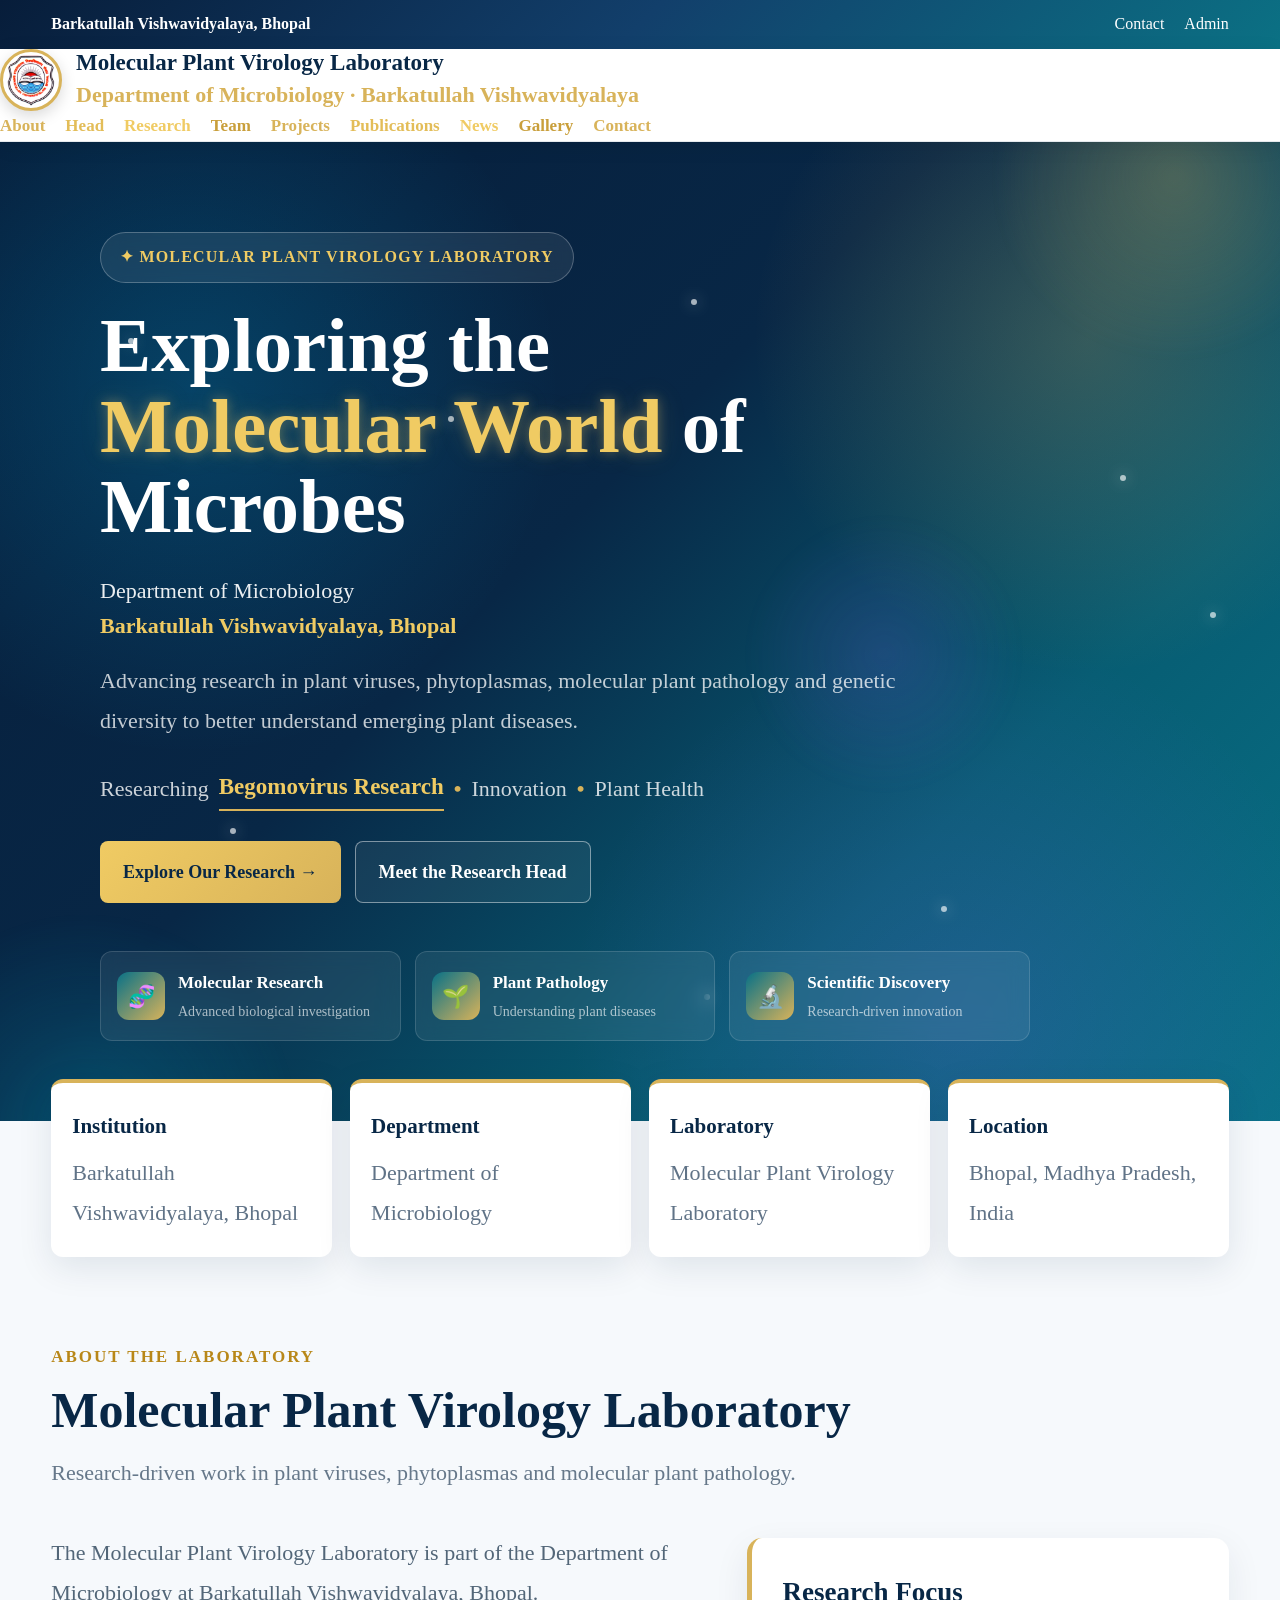
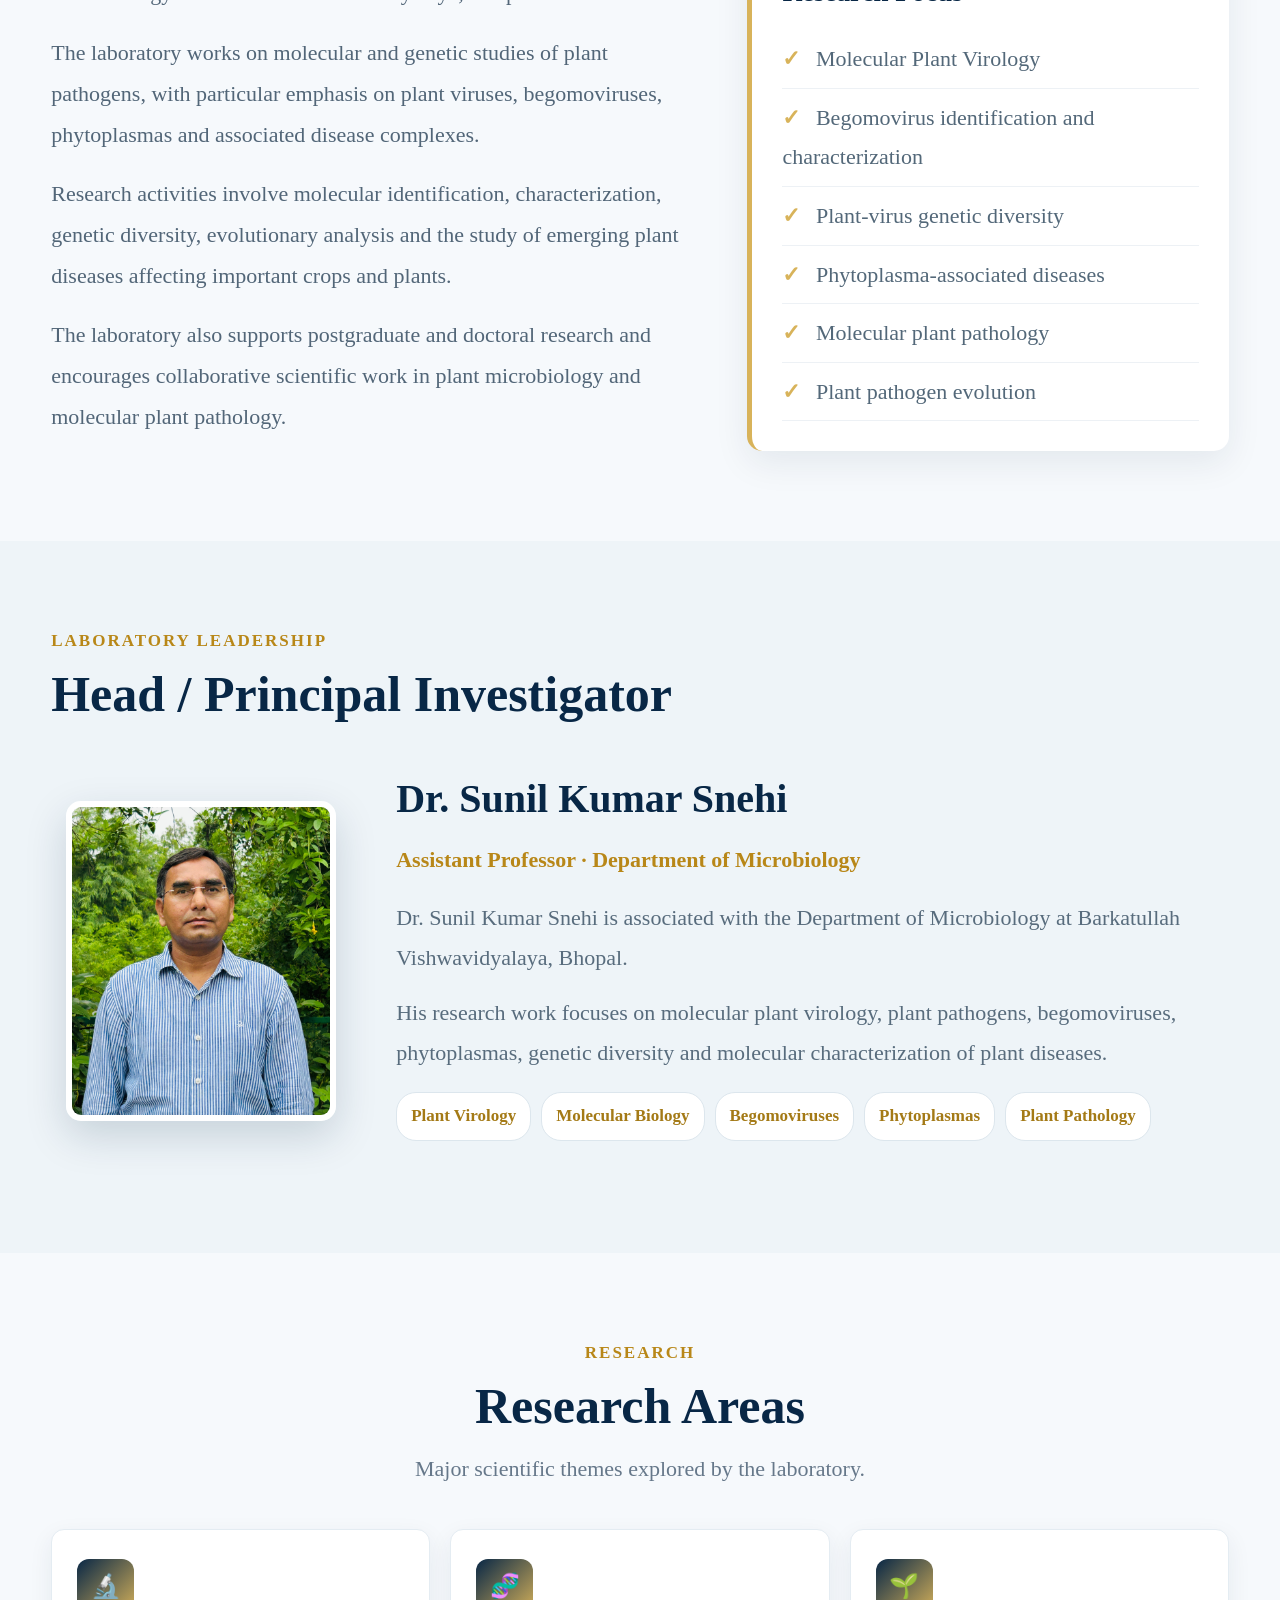
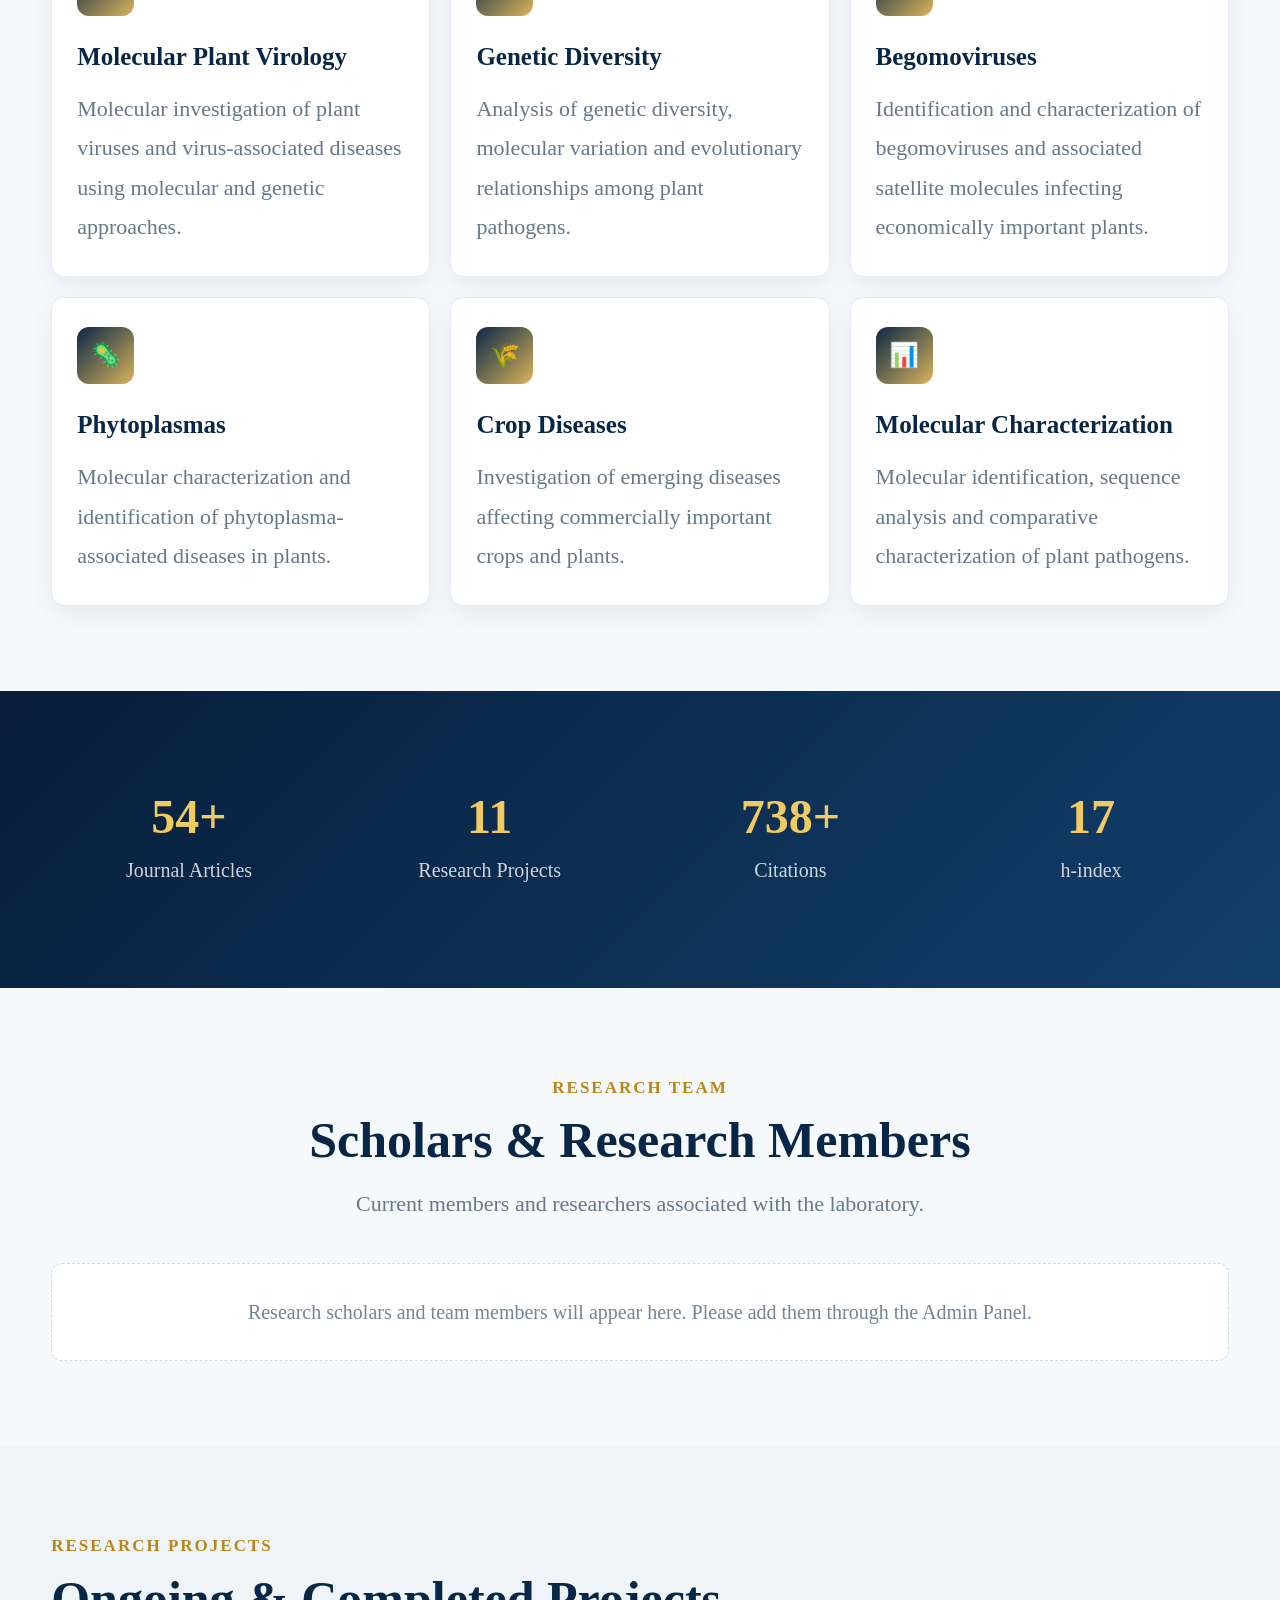
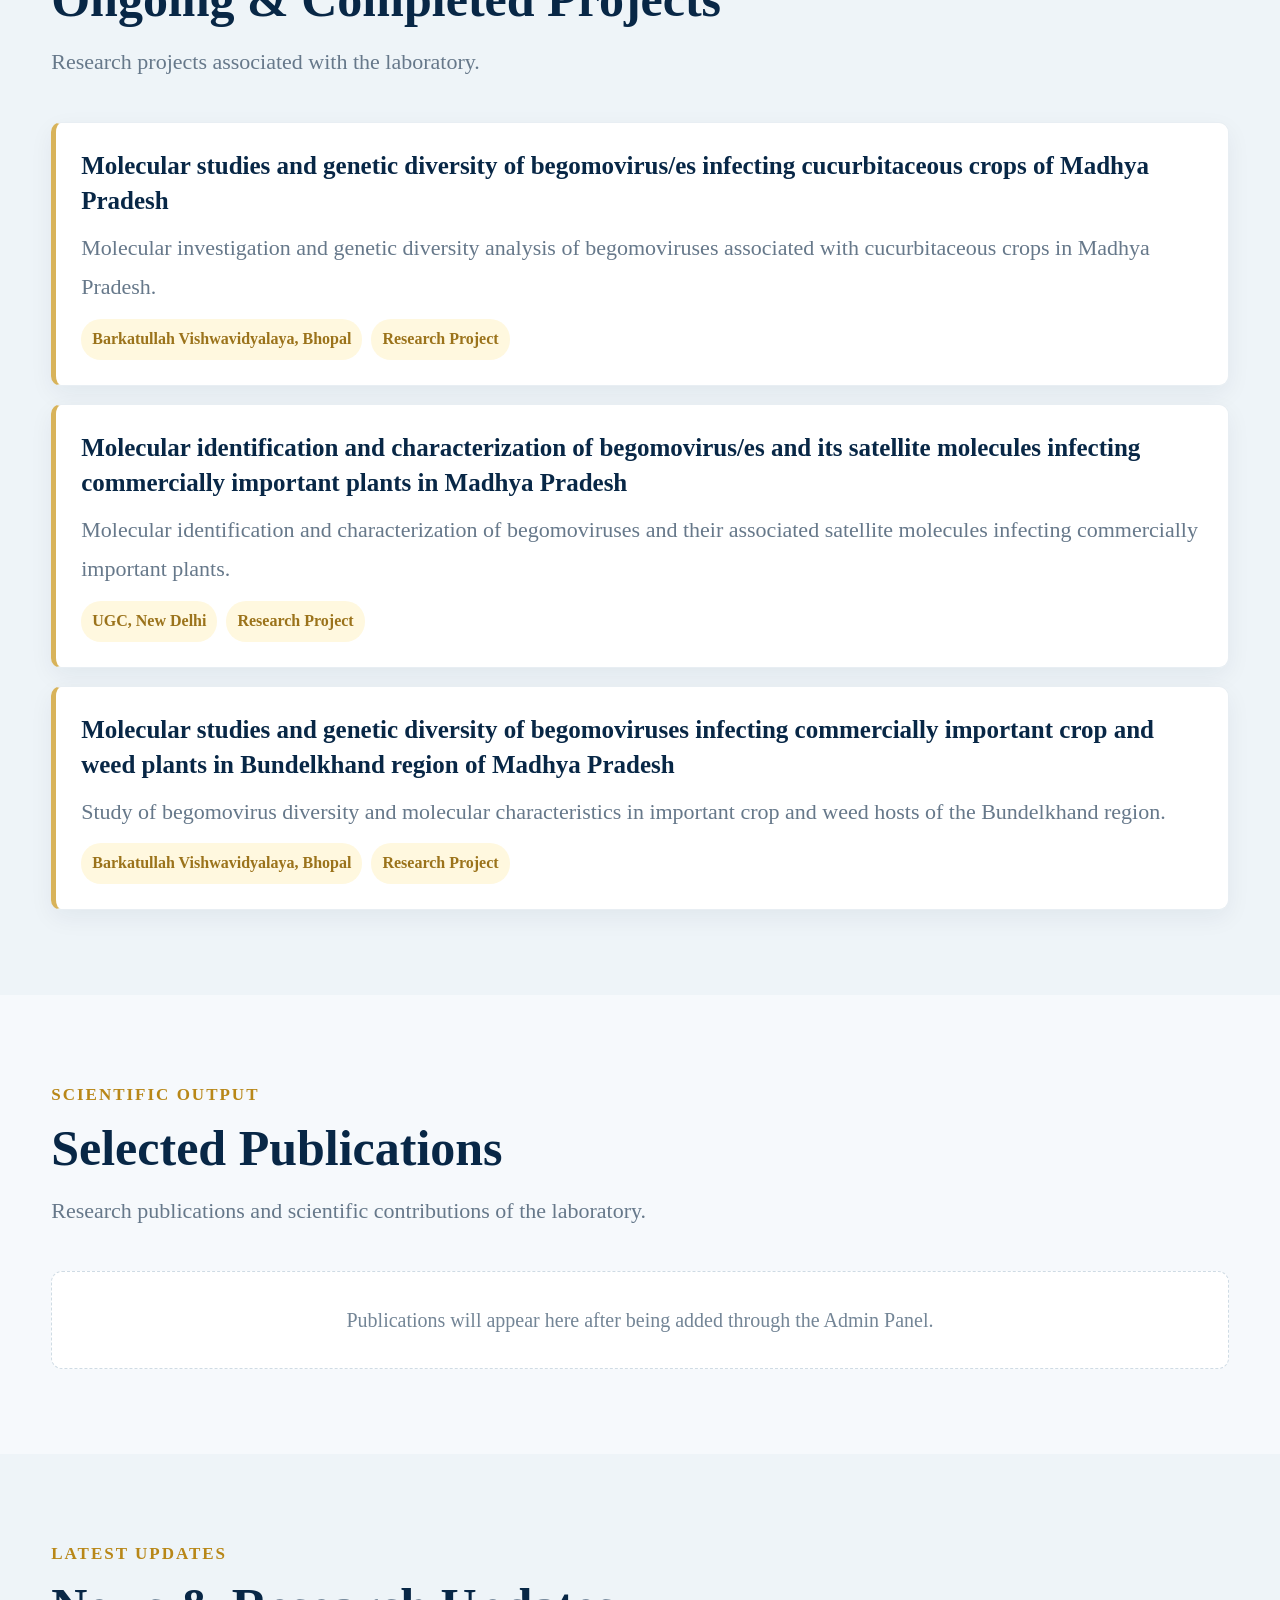
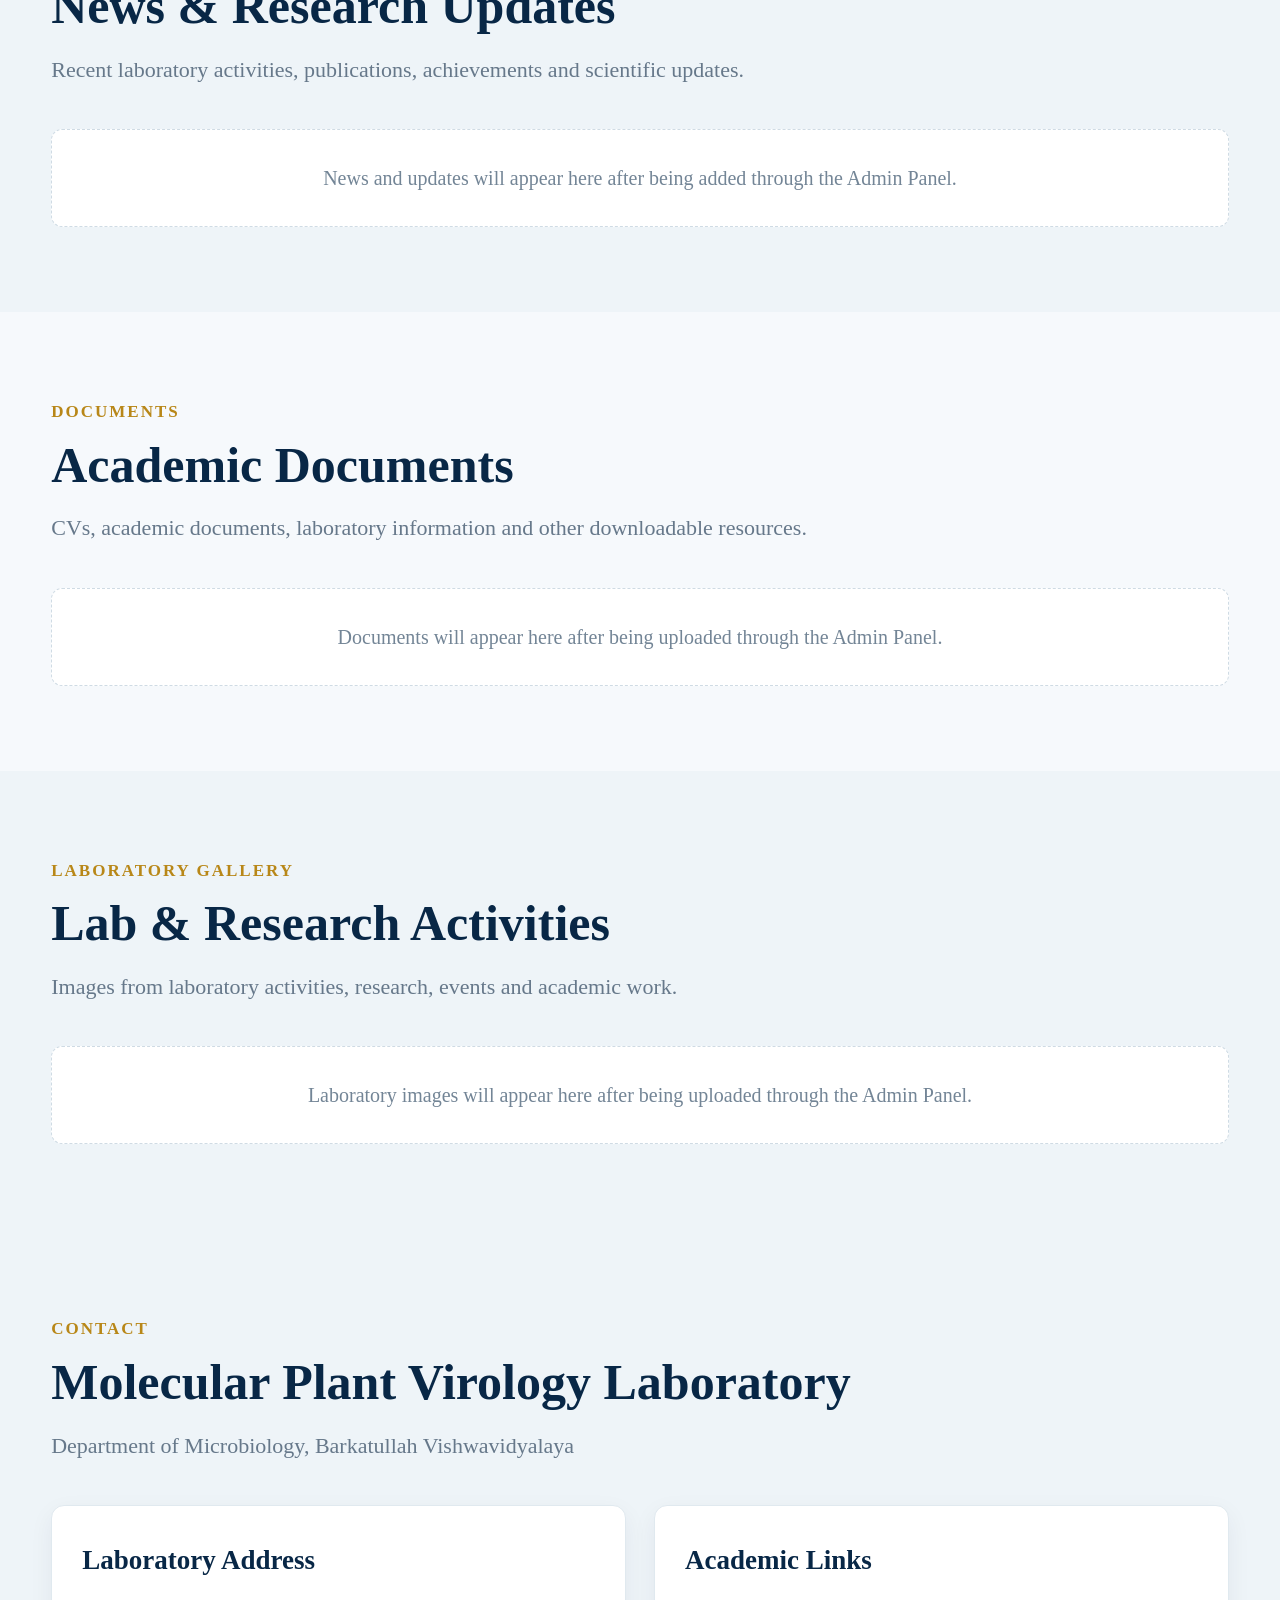
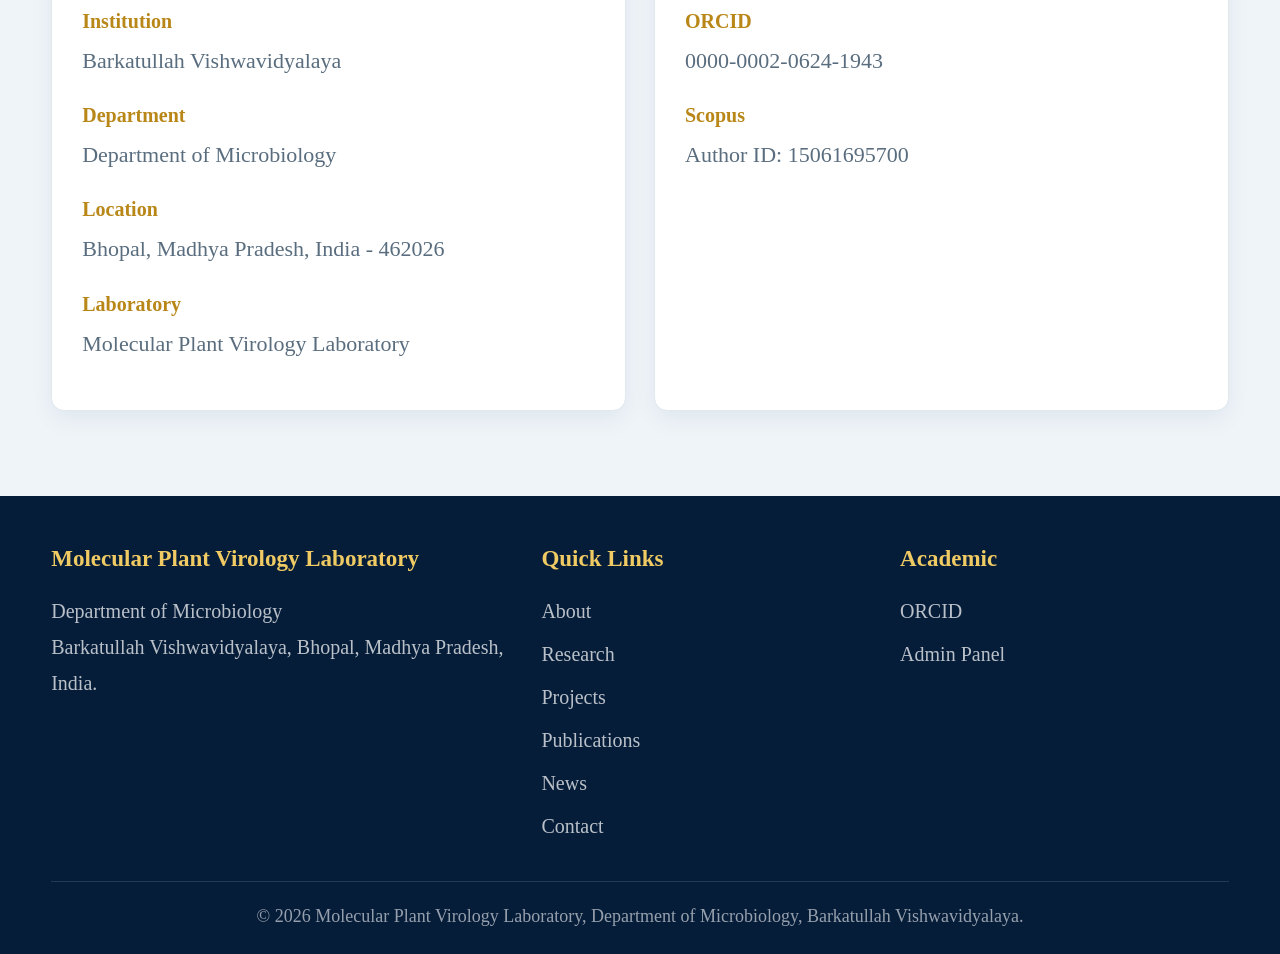
<file: index.html>
<!DOCTYPE html>
<html lang="en">
<head>
    <meta charset="UTF-8">
    <meta name="viewport" content="width=device-width, initial-scale=1.0">

    <meta
        name="description"
        content="Molecular Plant Virology Laboratory, Department of Microbiology, Barkatullah Vishwavidyalaya, Bhopal."
    >

    <meta
        name="keywords"
        content="Molecular Plant Virology Laboratory, Barkatullah Vishwavidyalaya, Bhopal, Microbiology, Plant Virology, Begomovirus"
    >

    <meta
        name="author"
        content="Molecular Plant Virology Laboratory"
    >

    <title>
        Molecular Plant Virology Laboratory | Barkatullah Vishwavidyalaya
    </title>

    <link rel="stylesheet" href="style.css">
</head>

<body>

    <!-- =====================================================
         TOP BAR
    ====================================================== -->

    <div class="top-bar">

        <div class="container top-bar-inner">

            <div class="top-bar-left">
                Barkatullah Vishwavidyalaya, Bhopal
            </div>

            <div class="top-bar-right">

                <a href="#contact">
                    Contact
                </a>

                <a href="admin.html">
                    Admin
                </a>

            </div>

        </div>

    </div>


    <!-- =====================================================
         NAVIGATION
    ====================================================== -->

    <nav>

       <div class="brand">

    <div class="university-logo">

        <img
            src="university-logo.jpeg"
            alt="Barkatullah Vishwavidyalaya Logo"
            class="university-logo-img"
        >

    </div>

                <div class="brand-text">

                    <h2>
                        Molecular Plant Virology Laboratory
                    </h2>

                    <p>
                        Department of Microbiology ·
                        Barkatullah Vishwavidyalaya
                    </p>

                </div>

            </div>


            <button
                class="mobile-menu-btn"
                id="mobileMenuBtn"
                aria-label="Open menu"
            >
                ☰
            </button>


            <ul
                class="nav-links"
                id="navLinks"
            >

                <li>
                    <a href="#about">
                        About
                    </a>
                </li>

                <li>
                    <a href="#head">
                        Head
                    </a>
                </li>

                <li>
                    <a href="#research">
                        Research
                    </a>
                </li>

                <li>
                    <a href="#team">
                        Team
                    </a>
                </li>

                <li>
                    <a href="#projects">
                        Projects
                    </a>
                </li>

                <li>
                    <a href="#publications">
                        Publications
                    </a>
                </li>

                <li>
                    <a href="#news">
                        News
                    </a>
                </li>

                <li>
                    <a href="#gallery">
                        Gallery
                    </a>
                </li>

                <li>
                    <a href="#contact">
                        Contact
                    </a>
                </li>

            </ul>

        </div>

    </nav>


    <!-- =====================================================
         HERO
    ====================================================== -->

    <header class="hero">

        <div class="hero-glow hero-glow-1"></div>
        <div class="hero-glow hero-glow-2"></div>
        <div class="hero-glow hero-glow-3"></div>


        <div class="hero-particles">

            <span></span>
            <span></span>
            <span></span>
            <span></span>
            <span></span>
            <span></span>
            <span></span>
            <span></span>

        </div>


        <div class="container hero-content">

            <div class="hero-badge">
                ✦ MOLECULAR PLANT VIROLOGY LABORATORY
            </div>


            <h1>

                Exploring the

                <span class="gradient-text">
                    Molecular World
                </span>

                of Microbes

            </h1>


            <p class="hero-subtitle">

                Department of Microbiology

                <br>

                <strong>
                    Barkatullah Vishwavidyalaya, Bhopal
                </strong>

            </p>


            <p class="hero-description">

                Advancing research in plant viruses,
                phytoplasmas, molecular plant pathology
                and genetic diversity to better understand
                emerging plant diseases.

            </p>


            <div class="hero-research-line">

                <span>
                    Researching
                </span>

                <strong id="researchWord">
                    Plant Virology
                </strong>

                <span class="research-dot">
                    •
                </span>

                <span>
                    Innovation
                </span>

                <span class="research-dot">
                    •
                </span>

                <span>
                    Plant Health
                </span>

            </div>


            <div class="hero-buttons">

                <a
                    href="#research"
                    class="btn btn-primary hero-btn"
                >
                    Explore Our Research →
                </a>

                <a
                    href="#head"
                    class="btn btn-outline hero-btn"
                >
                    Meet the Research Head
                </a>

            </div>


            <div class="hero-bottom-cards">


                <div class="hero-mini-card">

                    <div class="mini-icon">
                        🧬
                    </div>

                    <div>

                        <strong>
                            Molecular Research
                        </strong>

                        <span>
                            Advanced biological investigation
                        </span>

                    </div>

                </div>


                <div class="hero-mini-card">

                    <div class="mini-icon">
                        🌱
                    </div>

                    <div>

                        <strong>
                            Plant Pathology
                        </strong>

                        <span>
                            Understanding plant diseases
                        </span>

                    </div>

                </div>


                <div class="hero-mini-card">

                    <div class="mini-icon">
                        🔬
                    </div>

                    <div>

                        <strong>
                            Scientific Discovery
                        </strong>

                        <span>
                            Research-driven innovation
                        </span>

                    </div>

                </div>

            </div>

        </div>

    </header>


    <!-- =====================================================
         QUICK INFORMATION
    ====================================================== -->

    <div class="quick-info">

        <div class="container quick-grid">

            <div class="quick-card">

                <h3>
                    Institution
                </h3>

                <p>
                    Barkatullah Vishwavidyalaya, Bhopal
                </p>

            </div>


            <div class="quick-card">

                <h3>
                    Department
                </h3>

                <p>
                    Department of Microbiology
                </p>

            </div>


            <div class="quick-card">

                <h3>
                    Laboratory
                </h3>

                <p>
                    Molecular Plant Virology Laboratory
                </p>

            </div>


            <div class="quick-card">

                <h3>
                    Location
                </h3>

                <p>
                    Bhopal, Madhya Pradesh, India
                </p>

            </div>

        </div>

    </div>


    <!-- =====================================================
         ABOUT
    ====================================================== -->

    <section id="about">

        <div class="container">

            <div class="section-heading">

                <div class="section-kicker">
                    About the Laboratory
                </div>

                <h2>
                    Molecular Plant Virology Laboratory
                </h2>

                <p>
                    Research-driven work in plant viruses,
                    phytoplasmas and molecular plant pathology.
                </p>

            </div>


            <div class="about-grid">


                <div class="about-text">

                    <p>
                        The Molecular Plant Virology Laboratory is
                        part of the Department of Microbiology at
                        Barkatullah Vishwavidyalaya, Bhopal.
                    </p>

                    <p>
                        The laboratory works on molecular and genetic
                        studies of plant pathogens, with particular
                        emphasis on plant viruses, begomoviruses,
                        phytoplasmas and associated disease complexes.
                    </p>

                    <p>
                        Research activities involve molecular
                        identification, characterization, genetic
                        diversity, evolutionary analysis and the study
                        of emerging plant diseases affecting important
                        crops and plants.
                    </p>

                    <p>
                        The laboratory also supports postgraduate and
                        doctoral research and encourages collaborative
                        scientific work in plant microbiology and
                        molecular plant pathology.
                    </p>

                </div>


                <div class="about-highlight">

                    <h3>
                        Research Focus
                    </h3>

                    <ul>

                        <li>
                            Molecular Plant Virology
                        </li>

                        <li>
                            Begomovirus identification and
                            characterization
                        </li>

                        <li>
                            Plant-virus genetic diversity
                        </li>

                        <li>
                            Phytoplasma-associated diseases
                        </li>

                        <li>
                            Molecular plant pathology
                        </li>

                        <li>
                            Plant pathogen evolution
                        </li>

                    </ul>

                </div>

            </div>

        </div>

    </section>


    <!-- =====================================================
         HEAD / PRINCIPAL INVESTIGATOR
    ====================================================== -->

    <section
        id="head"
        class="pi-section"
    >

        <div class="container">

            <div class="section-heading">

                <div class="section-kicker">
                    Laboratory Leadership
                </div>

                <h2>
                    Head / Principal Investigator
                </h2>

            </div>


            <div class="pi-grid">


                <div class="pi-image-wrap">

                    <img
                        class="pi-image"
                        src="professor.jpg"
                        alt="Dr. Sunil Kumar Snehi"
                    >

                </div>


                <div class="pi-content">

                    <h2>
                        Dr. Sunil Kumar Snehi
                    </h2>

                    <div class="pi-role">
                        Assistant Professor · Department of Microbiology
                    </div>

                    <p>
                        Dr. Sunil Kumar Snehi is associated with the
                        Department of Microbiology at Barkatullah
                        Vishwavidyalaya, Bhopal.
                    </p>

                    <p>
                        His research work focuses on molecular plant
                        virology, plant pathogens, begomoviruses,
                        phytoplasmas, genetic diversity and molecular
                        characterization of plant diseases.
                    </p>


                    <div class="profile-tags">

                        <span class="profile-tag">
                            Plant Virology
                        </span>

                        <span class="profile-tag">
                            Molecular Biology
                        </span>

                        <span class="profile-tag">
                            Begomoviruses
                        </span>

                        <span class="profile-tag">
                            Phytoplasmas
                        </span>

                        <span class="profile-tag">
                            Plant Pathology
                        </span>

                    </div>


                </div>

            </div>

        </div>

    </section>


    <!-- =====================================================
         RESEARCH AREAS
    ====================================================== -->

    <section id="research">

        <div class="container">

            <div class="section-heading center">

                <div class="section-kicker">
                    Research
                </div>

                <h2>
                    Research Areas
                </h2>

                <p>
                    Major scientific themes explored by the laboratory.
                </p>

            </div>


            <div class="research-grid">


                <div class="research-card">

                    <div class="research-icon">
                        🔬
                    </div>

                    <h3>
                        Molecular Plant Virology
                    </h3>

                    <p>
                        Molecular investigation of plant viruses
                        and virus-associated diseases using molecular
                        and genetic approaches.
                    </p>

                </div>


                <div class="research-card">

                    <div class="research-icon">
                        🧬
                    </div>

                    <h3>
                        Genetic Diversity
                    </h3>

                    <p>
                        Analysis of genetic diversity, molecular
                        variation and evolutionary relationships
                        among plant pathogens.
                    </p>

                </div>


                <div class="research-card">

                    <div class="research-icon">
                        🌱
                    </div>

                    <h3>
                        Begomoviruses
                    </h3>

                    <p>
                        Identification and characterization of
                        begomoviruses and associated satellite
                        molecules infecting economically important
                        plants.
                    </p>

                </div>


                <div class="research-card">

                    <div class="research-icon">
                        🦠
                    </div>

                    <h3>
                        Phytoplasmas
                    </h3>

                    <p>
                        Molecular characterization and identification
                        of phytoplasma-associated diseases in plants.
                    </p>

                </div>


                <div class="research-card">

                    <div class="research-icon">
                        🌾
                    </div>

                    <h3>
                        Crop Diseases
                    </h3>

                    <p>
                        Investigation of emerging diseases affecting
                        commercially important crops and plants.
                    </p>

                </div>


                <div class="research-card">

                    <div class="research-icon">
                        📊
                    </div>

                    <h3>
                        Molecular Characterization
                    </h3>

                    <p>
                        Molecular identification, sequence analysis
                        and comparative characterization of plant
                        pathogens.
                    </p>

                </div>

            </div>

        </div>

    </section>


    <!-- =====================================================
         STATISTICS
    ====================================================== -->

    <section class="stats">

        <div class="container stats-grid">

            <div class="stat-card">

                <div
                    class="stat-number"
                    id="statPublications"
                >
                    54+
                </div>

                <div class="stat-label">
                    Journal Articles
                </div>

            </div>


            <div class="stat-card">

                <div
                    class="stat-number"
                    id="statProjects"
                >
                    11
                </div>

                <div class="stat-label">
                    Research Projects
                </div>

            </div>


            <div class="stat-card">

                <div class="stat-number">
                    738+
                </div>

                <div class="stat-label">
                    Citations
                </div>

            </div>


            <div class="stat-card">

                <div class="stat-number">
                    17
                </div>

                <div class="stat-label">
                    h-index
                </div>

            </div>

        </div>

    </section>


    <!-- =====================================================
         TEAM
    ====================================================== -->

    <section id="team">

        <div class="container">

            <div class="section-heading center">

                <div class="section-kicker">
                    Research Team
                </div>

                <h2>
                    Scholars & Research Members
                </h2>

                <p>
                    Current members and researchers associated
                    with the laboratory.
                </p>

            </div>


            <div
                class="team-grid"
                id="teamContainer"
            >

                <div class="empty-state">

                    Research scholars and team members
                    will appear here.

                    Please add them through the Admin Panel.

                </div>

            </div>

        </div>

    </section>


    <!-- =====================================================
         PROJECTS
    ====================================================== -->

    <section
        id="projects"
        class="pi-section"
    >

        <div class="container">

            <div class="section-heading">

                <div class="section-kicker">
                    Research Projects
                </div>

                <h2>
                    Ongoing & Completed Projects
                </h2>

                <p>
                    Research projects associated with the laboratory.
                </p>

            </div>


            <div
                class="project-list"
                id="projectsContainer"
            >

                <!-- Project 1 -->

                <article class="project-card">

                    <h3>
                        Molecular studies and genetic diversity of
                        begomovirus/es infecting cucurbitaceous crops
                        of Madhya Pradesh
                    </h3>

                    <p>
                        Molecular investigation and genetic diversity
                        analysis of begomoviruses associated with
                        cucurbitaceous crops in Madhya Pradesh.
                    </p>

                    <div class="project-meta">

                        <span>
                            Barkatullah Vishwavidyalaya, Bhopal
                        </span>

                        <span>
                            Research Project
                        </span>

                    </div>

                </article>


                <!-- Project 2 -->

                <article class="project-card">

                    <h3>
                        Molecular identification and characterization
                        of begomovirus/es and its satellite molecules
                        infecting commercially important plants in
                        Madhya Pradesh
                    </h3>

                    <p>
                        Molecular identification and characterization
                        of begomoviruses and their associated satellite
                        molecules infecting commercially important
                        plants.
                    </p>

                    <div class="project-meta">

                        <span>
                            UGC, New Delhi
                        </span>

                        <span>
                            Research Project
                        </span>

                    </div>

                </article>


                <!-- Project 3 -->

                <article class="project-card">

                    <h3>
                        Molecular studies and genetic diversity of
                        begomoviruses infecting commercially important
                        crop and weed plants in Bundelkhand region
                        of Madhya Pradesh
                    </h3>

                    <p>
                        Study of begomovirus diversity and molecular
                        characteristics in important crop and weed
                        hosts of the Bundelkhand region.
                    </p>

                    <div class="project-meta">

                        <span>
                            Barkatullah Vishwavidyalaya, Bhopal
                        </span>

                        <span>
                            Research Project
                        </span>

                    </div>

                </article>

            </div>

        </div>

    </section>


    <!-- =====================================================
         PUBLICATIONS
    ====================================================== -->

    <section id="publications">

        <div class="container">

            <div class="section-heading">

                <div class="section-kicker">
                    Scientific Output
                </div>

                <h2>
                    Selected Publications
                </h2>

                <p>
                    Research publications and scientific contributions
                    of the laboratory.
                </p>

            </div>


            <div
                class="publication-list"
                id="publicationsContainer"
            >

                <div class="empty-state">

                    Publications will appear here after being
                    added through the Admin Panel.

                </div>

            </div>

        </div>

    </section>


    <!-- =====================================================
         NEWS
    ====================================================== -->

    <section
        id="news"
        class="pi-section"
    >

        <div class="container">

            <div class="section-heading">

                <div class="section-kicker">
                    Latest Updates
                </div>

                <h2>
                    News & Research Updates
                </h2>

                <p>
                    Recent laboratory activities, publications,
                    achievements and scientific updates.
                </p>

            </div>


            <div
                class="news-grid"
                id="newsContainer"
            >

                <div class="empty-state">

                    News and updates will appear here after
                    being added through the Admin Panel.

                </div>

            </div>

        </div>

    </section>


    <!-- =====================================================
         DOCUMENTS
    ====================================================== -->

    <section id="documents">

        <div class="container">

            <div class="section-heading">

                <div class="section-kicker">
                    Documents
                </div>

                <h2>
                    Academic Documents
                </h2>

                <p>
                    CVs, academic documents, laboratory information
                    and other downloadable resources.
                </p>

            </div>


            <div
                class="documents-list"
                id="documentsContainer"
            >

                <div class="empty-state">

                    Documents will appear here after being
                    uploaded through the Admin Panel.

                </div>

            </div>

        </div>

    </section>


    <!-- =====================================================
         GALLERY
    ====================================================== -->

    <section
        id="gallery"
        class="pi-section"
    >

        <div class="container">

            <div class="section-heading">

                <div class="section-kicker">
                    Laboratory Gallery
                </div>

                <h2>
                    Lab & Research Activities
                </h2>

                <p>
                    Images from laboratory activities, research,
                    events and academic work.
                </p>

            </div>


            <div
                class="gallery-grid"
                id="galleryContainer"
            >

                <div class="empty-state">

                    Laboratory images will appear here after
                    being uploaded through the Admin Panel.

                </div>

            </div>

        </div>

    </section>


    <!-- =====================================================
         CONTACT
    ====================================================== -->

    <section
        id="contact"
        class="contact-section"
    >

        <div class="container">

            <div class="section-heading">

                <div class="section-kicker">
                    Contact
                </div>

                <h2>
                    Molecular Plant Virology Laboratory
                </h2>

                <p>
                    Department of Microbiology,
                    Barkatullah Vishwavidyalaya
                </p>

            </div>


            <div class="contact-grid">


                <div class="contact-card">

                    <h3>
                        Laboratory Address
                    </h3>


                    <div class="contact-item">

                        <strong>
                            Institution
                        </strong>

                        <span>
                            Barkatullah Vishwavidyalaya
                        </span>

                    </div>


                    <div class="contact-item">

                        <strong>
                            Department
                        </strong>

                        <span>
                            Department of Microbiology
                        </span>

                    </div>


                    <div class="contact-item">

                        <strong>
                            Location
                        </strong>

                        <span>
                            Bhopal, Madhya Pradesh, India - 462026
                        </span>

                    </div>


                    <div class="contact-item">

                        <strong>
                            Laboratory
                        </strong>

                        <span>
                            Molecular Plant Virology Laboratory
                        </span>

                    </div>

                </div>


                <div class="contact-card">

                    <h3>
                        Academic Links
                    </h3>


                    <div class="contact-item">

                        <strong>
                            ORCID
                        </strong>

                        <a
                            href="https://orcid.org/0000-0002-0624-1943"
                            target="_blank"
                            rel="noopener"
                        >
                            0000-0002-0624-1943
                        </a>

                    </div>


                    <div class="contact-item">

                        <strong>
                            Scopus
                        </strong>

                        <span>
                            Author ID: 15061695700
                        </span>

                    </div>

                </div>

            </div>

        </div>

    </section>


    <!-- =====================================================
         FOOTER
    ====================================================== -->

    <footer>

        <div class="container footer-grid">


            <div class="footer-col">

                <h3>
                    Molecular Plant Virology Laboratory
                </h3>

                <p>
                    Department of Microbiology
                </p>

                <p>
                    Barkatullah Vishwavidyalaya, Bhopal,
                    Madhya Pradesh, India.
                </p>

            </div>


            <div class="footer-col">

                <h3>
                    Quick Links
                </h3>

                <a href="#about">
                    About
                </a>

                <a href="#research">
                    Research
                </a>

                <a href="#projects">
                    Projects
                </a>

                <a href="#publications">
                    Publications
                </a>

                <a href="#news">
                    News
                </a>

                <a href="#contact">
                    Contact
                </a>

            </div>


            <div class="footer-col">

                <h3>
                    Academic
                </h3>

                <a
                    href="https://orcid.org/0000-0002-0624-1943"
                    target="_blank"
                    rel="noopener"
                >
                    ORCID
                </a>

                <a href="admin.html">
                    Admin Panel
                </a>

            </div>

        </div>


        <div class="container footer-bottom">

            ©
            <span id="currentYear"></span>

            Molecular Plant Virology Laboratory,
            Department of Microbiology,
            Barkatullah Vishwavidyalaya.

        </div>

    </footer>


    <!-- =====================================================
         JAVASCRIPT
    ====================================================== -->

    <script>

        /* =========================================
           SAFE HTML
        ========================================= */

        function escapeHTML(value) {

            if (
                value === null ||
                value === undefined
            ) {
                return "";
            }

            return String(value)
                .replace(/&/g, "&amp;")
                .replace(/</g, "&lt;")
                .replace(/>/g, "&gt;")
                .replace(/"/g, "&quot;")
                .replace(/'/g, "&#039;");

        }


        /* =========================================
           LOCAL STORAGE
        ========================================= */

        function getData(key) {

            try {

                const saved =
                    localStorage.getItem(key);

                if (!saved) {
                    return [];
                }

                const data =
                    JSON.parse(saved);

                return Array.isArray(data)
                    ? data
                    : [];

            } catch (error) {

                console.error(
                    "Storage error:",
                    error
                );

                return [];

            }

        }


        /* =========================================
           TEAM
        ========================================= */

        function loadTeam() {

            const container =
                document.getElementById(
                    "teamContainer"
                );

            if (!container) {
                return;
            }

            const team =
                getData("mpvlScholars");


            if (!team.length) {
                return;
            }


            container.innerHTML =
                team.map(item => {

                    const image =
                        item.image ||
                        item.photo ||
                        "professor.jpg";

                    const role =
                        item.position ||
                        item.role ||
                        "Research Scholar";

                    const research =
                        item.research ||
                        item.researchArea ||
                        "";

                    const year =
                        item.year ||
                        item.joiningYear ||
                        "";

                    const bio =
                        item.description ||
                        item.bio ||
                        "";


                    return `

                        <article class="team-card">

                            <img
                                src="${escapeHTML(image)}"
                                alt="${escapeHTML(
                                    item.name ||
                                    "Research Scholar"
                                )}"
                                onerror="
                                    this.src='professor.jpg'
                                "
                            >

                            <div class="team-card-body">

                                <h3>
                                    ${escapeHTML(
                                        item.name ||
                                        "Research Scholar"
                                    )}
                                </h3>

                                <div class="team-role">
                                    ${escapeHTML(role)}
                                </div>

                                ${
                                    research
                                        ? `
                                            <p>
                                                <strong>
                                                    Research:
                                                </strong>

                                                ${escapeHTML(
                                                    research
                                                )}
                                            </p>
                                          `
                                        : ""
                                }

                                ${
                                    year
                                        ? `
                                            <p>
                                                <strong>
                                                    Joining Year:
                                                </strong>

                                                ${escapeHTML(
                                                    year
                                                )}
                                            </p>
                                          `
                                        : ""
                                }

                                ${
                                    bio
                                        ? `
                                            <p>
                                                ${escapeHTML(bio)}
                                            </p>
                                          `
                                        : ""
                                }

                            </div>

                        </article>

                    `;

                }).join("");

        }


        /* =========================================
           PROJECTS
        ========================================= */

        function loadProjects() {

            const container =
                document.getElementById(
                    "projectsContainer"
                );

            if (!container) {
                return;
            }

            const adminProjects =
                getData("mpvlProjects");


            /*
                If projects have been added through
                Admin Panel, display those.

                Otherwise display the three verified
                laboratory projects below.
            */

            const projects =
                adminProjects.length
                    ? adminProjects
                    : [

                        {
                            title:
                                "Molecular studies and genetic diversity of begomovirus/es infecting cucurbitaceous crops of Madhya Pradesh",

                            agency:
                                "Barkatullah Vishwavidyalaya, Bhopal",

                            description:
                                "Molecular investigation and genetic diversity analysis of begomoviruses associated with cucurbitaceous crops in Madhya Pradesh.",

                            status:
                                "Research Project"
                        },


                        {
                            title:
                                "Molecular identification and characterization of begomovirus/es and its satellite molecules infecting commercially important plants in Madhya Pradesh",

                            agency:
                                "UGC, New Delhi",

                            description:
                                "Molecular identification and characterization of begomoviruses and their associated satellite molecules infecting commercially important plants.",

                            status:
                                "Research Project"
                        },


                        {
                            title:
                                "Molecular studies and genetic diversity of begomoviruses infecting commercially important crop and weed plants in Bundelkhand region of Madhya Pradesh",

                            agency:
                                "Barkatullah Vishwavidyalaya, Bhopal",

                            description:
                                "Study of begomovirus diversity and molecular characteristics in important crop and weed hosts of the Bundelkhand region.",

                            status:
                                "Research Project"
                        }

                    ];


            container.innerHTML =
                projects.map(item => {

                    return `

                        <article class="project-card">

                            <h3>
                                ${escapeHTML(
                                    item.title ||
                                    item.name ||
                                    "Research Project"
                                )}
                            </h3>


                            ${
                                item.description
                                    ? `
                                        <p>
                                            ${escapeHTML(
                                                item.description
                                            )}
                                        </p>
                                      `
                                    : ""
                            }


                            <div class="project-meta">


                                ${
                                    item.agency
                                        ? `
                                            <span>
                                                ${escapeHTML(
                                                    item.agency
                                                )}
                                            </span>
                                          `
                                        : ""
                                }


                                ${
                                    item.pi
                                        ? `
                                            <span>
                                                PI:
                                                ${escapeHTML(
                                                    item.pi
                                                )}
                                            </span>
                                          `
                                        : ""
                                }


                                ${
                                    item.startYear ||
                                    item.endYear
                                        ? `
                                            <span>

                                                ${escapeHTML(
                                                    item.startYear ||
                                                    ""
                                                )}

                                                ${
                                                    item.endYear
                                                        ? " – " +
                                                          escapeHTML(
                                                              item.endYear
                                                          )
                                                        : ""
                                                }

                                            </span>
                                          `
                                        : ""
                                }


                                ${
                                    item.status
                                        ? `
                                            <span>
                                                ${escapeHTML(
                                                    item.status
                                                )}
                                            </span>
                                          `
                                        : ""
                                }

                            </div>

                        </article>

                    `;

                }).join("");

        }


        /* =========================================
           PUBLICATIONS
        ========================================= */

        function loadPublications() {

            const container =
                document.getElementById(
                    "publicationsContainer"
                );

            if (!container) {
                return;
            }

            const publications =
                getData(
                    "mpvlPublications"
                );


            if (!publications.length) {
                return;
            }


            container.innerHTML =
                publications.map(item => {

                    return `

                        <article class="publication-card">

                            <h3>
                                ${escapeHTML(
                                    item.title ||
                                    "Research Publication"
                                )}
                            </h3>


                            ${
                                item.authors
                                    ? `
                                        <div class="authors">
                                            ${escapeHTML(
                                                item.authors
                                            )}
                                        </div>
                                      `
                                    : ""
                            }


                            ${
                                item.journal
                                    ? `
                                        <div class="journal">

                                            ${escapeHTML(
                                                item.journal
                                            )}

                                            ${
                                                item.year
                                                    ? " · " +
                                                      escapeHTML(
                                                          item.year
                                                      )
                                                    : ""
                                            }

                                        </div>
                                      `
                                    : ""
                            }


                            ${
                                item.description
                                    ? `
                                        <p>
                                            ${escapeHTML(
                                                item.description
                                            )}
                                        </p>
                                      `
                                    : ""
                            }


                            ${
                                item.link
                                    ? `
                                        <div class="publication-links">

                                            <a
                                                class="small-link"
                                                href="${escapeHTML(
                                                    item.link
                                                )}"
                                                target="_blank"
                                                rel="noopener"
                                            >
                                                View Publication
                                            </a>

                                        </div>
                                      `
                                    : ""
                            }

                        </article>

                    `;

                }).join("");

        }


        /* =========================================
           NEWS
        ========================================= */

        function loadNews() {

            const container =
                document.getElementById(
                    "newsContainer"
                );

            if (!container) {
                return;
            }

            const news =
                getData("mpvlNews");


            if (!news.length) {
                return;
            }


            container.innerHTML =
                news.map(item => {

                    const image =
                        item.image ||
                        item.photo ||
                        "";


                    return `

                        <article class="news-card">

                            ${
                                image
                                    ? `
                                        <img
                                            src="${escapeHTML(
                                                image
                                            )}"
                                            alt="${escapeHTML(
                                                item.title ||
                                                "Laboratory Update"
                                            )}"
                                            loading="lazy"
                                        >
                                      `
                                    : ""
                            }


                            <div class="news-body">

                                ${
                                    item.date
                                        ? `
                                            <div class="news-date">
                                                ${escapeHTML(
                                                    item.date
                                                )}
                                            </div>
                                          `
                                        : ""
                                }


                                <h3>
                                    ${escapeHTML(
                                        item.title ||
                                        "Laboratory Update"
                                    )}
                                </h3>


                                ${
                                    item.description ||
                                    item.content
                                        ? `
                                            <p>
                                                ${escapeHTML(
                                                    item.description ||
                                                    item.content
                                                )}
                                            </p>
                                          `
                                        : ""
                                }

                            </div>

                        </article>

                    `;

                }).join("");

        }


        /* =========================================
           DOCUMENTS
        ========================================= */

        function loadDocuments() {

            const container =
                document.getElementById(
                    "documentsContainer"
                );

            if (!container) {
                return;
            }

            const documents =
                getData(
                    "mpvlDocuments"
                );


            if (!documents.length) {
                return;
            }


            container.innerHTML =
                documents.map(item => {

                    const file =
                        item.file ||
                        item.url ||
                        "";


                    return `

                        <article class="document-card">

                            <div class="document-info">

                                <h3>
                                    ${escapeHTML(
                                        item.title ||
                                        item.name ||
                                        "Academic Document"
                                    )}
                                </h3>


                                ${
                                    item.description
                                        ? `
                                            <p>
                                                ${escapeHTML(
                                                    item.description
                                                )}
                                            </p>
                                          `
                                        : ""
                                }

                            </div>


                            ${
                                file
                                    ? `
                                        <a
                                            class="document-btn"
                                            href="${escapeHTML(
                                                file
                                            )}"
                                            target="_blank"
                                            rel="noopener"
                                        >
                                            View / Download
                                        </a>
                                      `
                                    : ""
                            }

                        </article>

                    `;

                }).join("");

        }


        /* =========================================
           GALLERY
        ========================================= */

        function loadGallery() {

            const container =
                document.getElementById(
                    "galleryContainer"
                );

            if (!container) {
                return;
            }

            const gallery =
                getData(
                    "mpvlGallery"
                );


            if (!gallery.length) {
                return;
            }


            container.innerHTML =
                gallery.map(item => {

                    const image =
                        item.image ||
                        item.photo ||
                        "";


                    if (!image) {
                        return "";
                    }


                    return `

                        <div class="gallery-item">

                            <img
                                src="${escapeHTML(
                                    image
                                )}"
                                alt="${escapeHTML(
                                    item.title ||
                                    "Laboratory Image"
                                )}"
                                loading="lazy"
                            >

                        </div>

                    `;

                }).join("");

        }


        /* =========================================
           RESEARCH WORD ANIMATION
        ========================================= */

        const researchWords = [

            "Plant Virology",
            "Begomovirus Research",
            "Phytoplasma Research",
            "Molecular Biology",
            "Plant Pathology",
            "Genetic Diversity"

        ];


        let researchIndex = 0;


        function animateResearchWords() {

            const element =
                document.getElementById(
                    "researchWord"
                );


            if (!element) {
                return;
            }


            element.style.opacity = "0";


            setTimeout(() => {

                element.textContent =
                    researchWords[
                        researchIndex
                    ];


                element.style.opacity =
                    "1";


                researchIndex =
                    (
                        researchIndex + 1
                    )
                    %
                    researchWords.length;


            }, 250);

        }


        /* =========================================
           LOAD ALL DATA
        ========================================= */

        function loadWebsiteData() {

            loadTeam();

            loadProjects();

            loadPublications();

            loadNews();

            loadDocuments();

            loadGallery();


            const projects =
                getData(
                    "mpvlProjects"
                );


            const publications =
                getData(
                    "mpvlPublications"
                );


            const projectStat =
                document.getElementById(
                    "statProjects"
                );


            const publicationStat =
                document.getElementById(
                    "statPublications"
                );


            if (
                projectStat &&
                projects.length
            ) {

                projectStat.textContent =
                    projects.length;

            }


            if (
                publicationStat &&
                publications.length
            ) {

                publicationStat.textContent =
                    publications.length;

            }

        }


        /* =========================================
           MOBILE MENU
        ========================================= */

        const mobileMenuBtn =
            document.getElementById(
                "mobileMenuBtn"
            );


        const navLinks =
            document.getElementById(
                "navLinks"
            );


        if (
            mobileMenuBtn &&
            navLinks
        ) {

            mobileMenuBtn.addEventListener(
                "click",
                function () {

                    navLinks.classList.toggle(
                        "active"
                    );

                }
            );


            navLinks
                .querySelectorAll("a")
                .forEach(link => {

                    link.addEventListener(
                        "click",
                        function () {

                            navLinks.classList.remove(
                                "active"
                            );

                        }
                    );

                });

        }


        /* =========================================
           YEAR
        ========================================= */

        const currentYear =
            document.getElementById(
                "currentYear"
            );


        if (currentYear) {

            currentYear.textContent =
                new Date().getFullYear();

        }


        /* =========================================
           START WEBSITE
        ========================================= */

        document.addEventListener(
            "DOMContentLoaded",
            function () {

                loadWebsiteData();

                animateResearchWords();

                setInterval(
                    animateResearchWords,
                    2500
                );

            }
        );


        /* =========================================
           REFRESH AFTER ADMIN CHANGES
        ========================================= */

        document.addEventListener(
            "visibilitychange",
            function () {

                if (
                    document.visibilityState ===
                    "visible"
                ) {

                    loadWebsiteData();

                }

            }
        );

    </script>

</body>
</html>
</file>
<file: style.css>
/* =========================================================
   GLOBAL
========================================================= */

* {
    margin: 0;
    padding: 0;
    box-sizing: border-box;
    scroll-behavior: smooth;
}

html {
    scroll-behavior: smooth;
}

body {
    font-family: "Times New Roman", Times, serif;
    background: #f6f9fc;
    color: #162b40;
    line-height: 1.8;
}

button,
input,
textarea,
select {
    font-family: "Times New Roman", Times, serif;
}

a {
    text-decoration: none;
    color: inherit;
}

img {
    max-width: 100%;
}

.container {
    width: 92%;
    max-width: 1250px;
    margin: auto;
}


/* =========================================================
   TOP BAR
========================================================= */

.top-bar {
    background:
        linear-gradient(
            135deg,
            #071d3a,
            #123f6b,
            #0b7184
        );

    color: white;

    padding: 10px 0;

    font-size: 16px;
}

.top-bar-inner {
    display: flex;

    justify-content: space-between;

    align-items: center;

    gap: 20px;
}

.top-bar-left {
    font-weight: 600;
}

.top-bar-right {
    display: flex;

    gap: 20px;
}

.top-bar-right a:hover {
    color: #f0cb63;
}


/* =========================================================
   NAVIGATION
========================================================= */

nav {
    position: sticky;

    top: 0;

    z-index: 1000;

    background:
        rgba(255,255,255,0.98);

    border-bottom:
        1px solid
        rgba(8,43,82,0.1);

    box-shadow:
        0 4px 20px
        rgba(0,0,0,0.07);
}

.nav-inner {
    min-height: 82px;

    display: flex;

    justify-content: space-between;

    align-items: center;

    gap: 20px;
}

.brand {
    display: flex;

    align-items: center;

    gap: 14px;
}
/* =========================================================
   UNIVERSITY LOGO
========================================================= */

.university-logo {
    width: 62px;
    height: 62px;

    border-radius: 50%;

    background: white;

    border: 3px solid #d8b35a;

    display: flex;

    justify-content: center;

    align-items: center;

    overflow: hidden;

    padding: 2px;

    box-shadow:
        0 5px 15px
        rgba(0,0,0,0.15);

    flex-shrink: 0;
}

.university-logo-img {
    width: 100%;
    height: 100%;

    object-fit: contain;

    display: block;

    border-radius: 50%;
}

/* =========================================================
   BRAND
========================================================= */

.brand-text h2 {
    color: #082746;

    font-size: 23px;

    line-height: 1.15;
}

.brand-text p {
    color: #d8b35a;

    font-size: 22px;

    font-weight: 700;

    line-height: 1.3;

    margin-top: 4px;
}


/* =========================================================
   NAVIGATION LINKS - GOLD
========================================================= */

.nav-links {
    display: flex;

    align-items: center;

    gap: 20px;

    list-style: none;
}

.nav-links a {
    position: relative;

    font-size: 17px;

    font-weight: bold;

    transition: .25s ease;
}


/* DIFFERENT GOLD SHADES */

.nav-links li:nth-child(1) a {
    color: #d8b35a;
}

.nav-links li:nth-child(2) a {
    color: #e3bd58;
}

.nav-links li:nth-child(3) a {
    color: #f0cb63;
}

.nav-links li:nth-child(4) a {
    color: #c99f3b;
}

.nav-links li:nth-child(5) a {
    color: #d8b35a;
}

.nav-links li:nth-child(6) a {
    color: #e3bd58;
}

.nav-links li:nth-child(7) a {
    color: #f0cb63;
}

.nav-links li:nth-child(8) a {
    color: #c99f3b;
}

.nav-links li:nth-child(9) a {
    color: #d8b35a;
}

.nav-links a:hover {
    color: #9f7617 !important;
}

.nav-links a::after {
    content: "";

    position: absolute;

    left: 0;

    bottom: -7px;

    width: 0;

    height: 2px;

    background:
        #d8b35a;

    transition: .25s ease;
}

.nav-links a:hover::after {
    width: 100%;
}


/* =========================================================
   MOBILE MENU
========================================================= */

.mobile-menu-btn {
    display: none;

    border: none;

    background: #082746;

    color: white;

    width: 44px;

    height: 44px;

    border-radius: 7px;

    font-size: 22px;

    cursor: pointer;
}


/* =========================================================
   HERO
========================================================= */

.hero {
    position: relative;

    min-height: 720px;

    display: flex;

    align-items: center;

    overflow: hidden;

    background:

        radial-gradient(
            circle at 15% 25%,
            rgba(0,196,255,0.20),
            transparent 28%
        ),

        radial-gradient(
            circle at 85% 20%,
            rgba(216,179,90,0.22),
            transparent 25%
        ),

        radial-gradient(
            circle at 75% 90%,
            rgba(145,82,255,0.16),
            transparent 30%
        ),

        linear-gradient(
            135deg,
            #061d3a 0%,
            #082746 42%,
            #075d73 72%,
            #087187 100%
        );

    color: white;

    padding: 90px 0 80px;
}


/* =========================================================
   HERO GLOW
========================================================= */

.hero-glow {
    position: absolute;

    border-radius: 50%;

    pointer-events: none;

    filter: blur(5px);
}

.hero-glow-1 {
    width: 370px;

    height: 370px;

    top: -150px;

    right: -80px;

    background:
        radial-gradient(
            circle,
            rgba(240,203,99,0.22),
            transparent 70%
        );
}

.hero-glow-2 {
    width: 430px;

    height: 430px;

    bottom: -220px;

    left: -130px;

    background:
        radial-gradient(
            circle,
            rgba(0,225,255,0.18),
            transparent 70%
        );
}

.hero-glow-3 {
    width: 280px;

    height: 280px;

    top: 38%;

    right: 20%;

    background:
        radial-gradient(
            circle,
            rgba(145,82,255,0.15),
            transparent 70%
        );
}


/* =========================================================
   PARTICLES
========================================================= */

.hero-particles {
    position: absolute;

    inset: 0;

    pointer-events: none;
}

.hero-particles span {
    position: absolute;

    width: 6px;

    height: 6px;

    border-radius: 50%;

    background:
        rgba(255,255,255,0.65);

    box-shadow:
        0 0 15px
        rgba(255,255,255,0.5);

    animation:
        floatingParticle
        5s ease-in-out infinite;
}

.hero-particles span:nth-child(1) {
    top: 20%;
    left: 10%;
}

.hero-particles span:nth-child(2) {
    top: 34%;
    right: 12%;
    animation-delay: 1s;
}

.hero-particles span:nth-child(3) {
    top: 70%;
    left: 18%;
    animation-delay: 2s;
}

.hero-particles span:nth-child(4) {
    top: 16%;
    left: 54%;
    animation-delay: .5s;
}

.hero-particles span:nth-child(5) {
    top: 78%;
    right: 26%;
    animation-delay: 1.8s;
}

.hero-particles span:nth-child(6) {
    top: 48%;
    right: 5%;
    animation-delay: 2.5s;
}

.hero-particles span:nth-child(7) {
    top: 87%;
    left: 55%;
    animation-delay: 3s;
}

.hero-particles span:nth-child(8) {
    top: 28%;
    left: 35%;
    animation-delay: 1.2s;
}

@keyframes floatingParticle {

    0%,
    100% {
        transform:
            translateY(0)
            scale(1);

        opacity: .4;
    }

    50% {
        transform:
            translateY(-18px)
            scale(1.5);

        opacity: 1;
    }
}


/* =========================================================
   HERO CONTENT
========================================================= */

.hero-content {
    position: relative;

    z-index: 5;

    max-width: 1080px;
}

.hero-badge {
    display: inline-flex;

    align-items: center;

    padding: 10px 19px;

    margin-bottom: 23px;

    border-radius: 30px;

    background:
        rgba(255,255,255,0.08);

    border:
        1px solid
        rgba(255,255,255,0.25);

    backdrop-filter:
        blur(10px);

    color:
        #f0cb63;

    font-size: 16px;

    font-weight: bold;

    letter-spacing: 1.2px;
}


/* =========================================================
   HERO HEADING
========================================================= */

.hero h1 {
    max-width: 950px;

    font-size:
        clamp(45px,6vw,78px);

    line-height: 1.05;

    margin-bottom: 25px;

    color: white;

    font-weight: 700;
}


/* GOLD MOLECULAR WORLD */

.gradient-text {
    display: inline-block;

    color: #f0cb63;

    text-shadow:
        0 0 12px
        rgba(240,203,99,0.35),

        0 0 28px
        rgba(240,203,99,0.18);

    animation:
        goldGlow
        3s ease-in-out infinite;
}

@keyframes goldGlow {

    0%,
    100% {
        color: #d8b35a;
    }

    50% {
        color: #f7d879;
    }
}


/* =========================================================
   HERO TEXT
========================================================= */

.hero-subtitle {
    font-size: 22px;

    line-height: 1.6;

    color:
        rgba(255,255,255,0.92);

    margin-bottom: 18px;
}

.hero-subtitle strong {
    color: #f0cb63;
}

.hero-description {
    max-width: 800px;

    font-size: 22px;

    line-height: 1.8;

    color:
        rgba(255,255,255,0.76);

    margin-bottom: 25px;
}


/* =========================================================
   RESEARCH LINE
========================================================= */

.hero-research-line {
    display: flex;

    flex-wrap: wrap;

    align-items: center;

    gap: 10px;

    margin-bottom: 30px;

    font-size: 22px;

    color:
        rgba(255,255,255,0.80);
}

.hero-research-line strong {
    color: #f0cb63;

    font-size: 23px;

    border-bottom:
        2px solid
        #d8b35a;

    padding-bottom: 2px;
}

.research-dot {
    color: #d8b35a;

    font-weight: bold;
}


/* =========================================================
   BUTTONS
========================================================= */

.hero-buttons {
    display: flex;

    flex-wrap: wrap;

    gap: 14px;

    margin-bottom: 48px;
}

.btn {
    display: inline-flex;

    align-items: center;

    justify-content: center;

    padding: 14px 23px;

    border-radius: 8px;

    font-weight: bold;

    font-size: 18px;

    transition: .25s ease;

    cursor: pointer;
}

.btn-primary {
    background:
        linear-gradient(
            135deg,
            #f0cb63,
            #d8b35a
        );

    color: #082746;
}

.btn-primary:hover {
    transform:
        translateY(-4px);
}

.btn-outline {
    background:
        rgba(255,255,255,0.06);

    border:
        1px solid
        rgba(255,255,255,0.45);

    color: white;
}

.btn-outline:hover {
    background: white;

    color: #082746;

    transform:
        translateY(-4px);
}


/* =========================================================
   HERO MINI CARDS
========================================================= */

.hero-bottom-cards {
    display: grid;

    grid-template-columns:
        repeat(3,1fr);

    gap: 14px;

    max-width: 930px;
}

.hero-mini-card {
    display: flex;

    align-items: center;

    gap: 13px;

    padding: 16px;

    border-radius: 12px;

    background:
        rgba(255,255,255,0.07);

    border:
        1px solid
        rgba(255,255,255,0.14);

    backdrop-filter:
        blur(10px);

    transition:
        .3s ease;
}

.hero-mini-card:hover {
    transform:
        translateY(-5px);

    background:
        rgba(255,255,255,0.13);
}

.mini-icon {
    width: 48px;

    height: 48px;

    flex-shrink: 0;

    display: flex;

    align-items: center;

    justify-content: center;

    border-radius: 12px;

    background:
        linear-gradient(
            135deg,
            #087187,
            #d8b35a
        );

    font-size: 22px;
}

.hero-mini-card strong {
    display: block;

    color: white;

    font-size: 17px;
}

.hero-mini-card span {
    display: block;

    color:
        rgba(255,255,255,0.65);

    font-size: 14px;
}


/* =========================================================
   QUICK INFO
========================================================= */

.quick-info {
    margin-top: -42px;

    position: relative;

    z-index: 5;
}

.quick-grid {
    display: grid;

    grid-template-columns:
        repeat(4,1fr);

    gap: 18px;
}

.quick-card {
    background: white;

    padding: 25px 21px;

    border-radius: 12px;

    box-shadow:
        0 10px 35px
        rgba(8,39,70,.10);

    border-top:
        4px solid
        #d8b35a;

    transition: .25s ease;
}

.quick-card:hover {
    transform:
        translateY(-5px);
}

.quick-card h3 {
    color: #082746;

    font-size: 21px;

    margin-bottom: 7px;
}

.quick-card p {
    color: #607387;

    font-size: 22px;
}


/* =========================================================
   SECTIONS
========================================================= */

section {
    padding: 85px 0;
}

.section-heading {
    max-width: 850px;

    margin-bottom: 40px;
}

.section-heading.center {
    margin-left: auto;

    margin-right: auto;

    text-align: center;
}

.section-kicker {
    color: #b88718;

    text-transform: uppercase;

    letter-spacing: 2px;

    font-size: 17px;

    font-weight: bold;

    margin-bottom: 9px;
}

.section-heading h2 {
    color: #082746;

    font-size:
        clamp(34px,4vw,50px);

    line-height: 1.15;

    margin-bottom: 15px;
}

.section-heading p {
    color: #66788a;

    font-size: 22px;

    line-height: 1.75;
}


/* =========================================================
   ABOUT
========================================================= */

.about-grid {
    display: grid;

    grid-template-columns:
        1.15fr .85fr;

    gap: 45px;

    align-items: center;
}

.about-text p {
    color: #526678;

    font-size: 22px;

    line-height: 1.85;

    margin-bottom: 19px;
}

.about-highlight {
    background: white;

    border-radius: 15px;

    padding: 30px;

    border-left:
        5px solid
        #d8b35a;

    box-shadow:
        0 12px 35px
        rgba(8,39,70,0.08);
}

.about-highlight h3 {
    color: #082746;

    margin-bottom: 14px;

    font-size: 27px;
}

.about-highlight ul {
    list-style: none;
}

.about-highlight li {
    padding: 9px 0;

    border-bottom:
        1px solid
        #edf1f5;

    color: #536879;

    font-size: 22px;
}

.about-highlight li::before {
    content: "✓";

    color: #d8b35a;

    font-weight: bold;

    margin-right: 10px;
}


/* =========================================================
   PI
========================================================= */

.pi-section {
    background: #eef4f8;
}

.pi-grid {
    display: grid;

    grid-template-columns:
        300px
        1fr;

    gap: 45px;

    align-items: center;
}

.pi-image-wrap {
    text-align: center;
}

.pi-image {
    width: 270px;

    height: 320px;

    object-fit: cover;

    border-radius: 15px;

    border:
        6px solid white;

    box-shadow:
        0 15px 40px
        rgba(8,39,70,0.17);
}

.pi-content h2 {
    color: #082746;

    font-size: 40px;

    margin-bottom: 5px;
}

.pi-role {
    color: #b88718;

    font-size: 22px;

    font-weight: bold;

    margin-bottom: 18px;
}

.pi-content p {
    color: #586c7d;

    font-size: 22px;

    line-height: 1.8;

    margin-bottom: 16px;
}

.profile-tags {
    display: flex;

    flex-wrap: wrap;

    gap: 10px;

    margin: 20px 0 27px;
}

.profile-tag {
    background: white;

    border:
        1px solid
        #dce6ed;

    color: #a47a16;

    padding: 8px 14px;

    border-radius: 20px;

    font-size: 17px;

    font-weight: bold;
}


/* =========================================================
   RESEARCH
========================================================= */

.research-grid {
    display: grid;

    grid-template-columns:
        repeat(3,1fr);

    gap: 20px;
}

.research-card {
    background: white;

    border-radius: 13px;

    padding: 29px 25px;

    box-shadow:
        0 8px 25px
        rgba(8,39,70,0.07);

    border:
        1px solid
        #e4ecf2;

    transition: .25s ease;
}

.research-card:hover {
    transform:
        translateY(-6px);

    border-color:
        #d8b35a;
}

.research-icon {
    width: 57px;

    height: 57px;

    border-radius: 12px;

    display: flex;

    justify-content: center;

    align-items: center;

    background:
        linear-gradient(
            135deg,
            #082746,
            #d8b35a
        );

    color: white;

    font-size: 24px;

    margin-bottom: 18px;
}

.research-card h3 {
    color: #082746;

    font-size: 25px;

    margin-bottom: 10px;
}

.research-card p {
    color: #66788a;

    font-size: 22px;

    line-height: 1.8;
}


/* =========================================================
   STATS
========================================================= */

.stats {
    background:
        linear-gradient(
            135deg,
            #071d3a,
            #123f6b
        );

    color: white;
}

.stats-grid {
    display: grid;

    grid-template-columns:
        repeat(4,1fr);

    gap: 25px;

    text-align: center;
}

.stat-card {
    padding: 15px;
}

.stat-number {
    font-size: 48px;

    font-weight: bold;

    color: #f0cb63;

    line-height: 1.1;
}

.stat-label {
    color:
        rgba(255,255,255,0.80);

    font-size: 20px;

    margin-top: 8px;
}


/* =========================================================
   TEAM
========================================================= */

.team-grid {
    display: grid;

    grid-template-columns:
        repeat(3,1fr);

    gap: 22px;
}

.team-card {
    background: white;

    border-radius: 14px;

    overflow: hidden;

    box-shadow:
        0 10px 30px
        rgba(8,39,70,0.08);

    border:
        1px solid
        #e4ecf2;
}

.team-card img {
    width: 100%;

    height: 250px;

    object-fit: cover;
}

.team-card-body {
    padding: 22px;
}

.team-card h3 {
    color: #082746;

    font-size: 25px;

    margin-bottom: 5px;
}

.team-role {
    color: #b88718;

    font-weight: bold;

    font-size: 20px;

    margin-bottom: 11px;
}

.team-card p {
    color: #697b8d;

    font-size: 22px;

    line-height: 1.8;

    margin-bottom: 9px;
}


/* =========================================================
   PROJECTS
========================================================= */

.project-list {
    display: grid;

    gap: 18px;
}

.project-card {
    background: white;

    border-left:
        5px solid
        #d8b35a;

    border-radius: 10px;

    padding: 25px;

    box-shadow:
        0 8px 25px
        rgba(8,39,70,0.06);

    border-top:
        1px solid
        #e8eef3;

    border-right:
        1px solid
        #e8eef3;

    border-bottom:
        1px solid
        #e8eef3;
}

.project-card h3 {
    color: #082746;

    font-size: 25px;

    line-height: 1.4;

    margin-bottom: 10px;
}

.project-card p {
    color: #66788a;

    font-size: 22px;

    line-height: 1.8;

    margin-bottom: 12px;
}

.project-meta {
    display: flex;

    flex-wrap: wrap;

    gap: 9px;
}

.project-meta span {
    background:
        #fff8df;

    color:
        #9b731b;

    border-radius: 20px;

    padding: 6px 11px;

    font-size: 16px;

    font-weight: bold;
}


/* =========================================================
   PUBLICATIONS
========================================================= */

.publication-list {
    display: grid;

    gap: 20px;
}

.publication-card {
    position: relative;

    background: white;

    border-radius: 14px;

    padding: 28px;

    border-left:
        5px solid
        #d8b35a;

    border-top:
        1px solid
        #e3ebf1;

    border-right:
        1px solid
        #e3ebf1;

    border-bottom:
        1px solid
        #e3ebf1;

    box-shadow:
        0 9px 28px
        rgba(8,39,70,0.06);

    transition:
        .25s ease;
}

.publication-card:hover {
    transform:
        translateY(-4px);

    box-shadow:
        0 14px 35px
        rgba(8,39,70,0.10);
}

.publication-badge {
    display: inline-block;

    padding: 6px 12px;

    border-radius: 20px;

    background:
        #fff8df;

    color:
        #9b731b;

    font-size: 15px;

    font-weight: bold;

    margin-bottom: 12px;
}

.publication-card h3 {
    color: #082746;

    font-size: 25px;

    line-height: 1.45;

    margin-bottom: 11px;
}

.publication-card .authors {
    color: #526678;

    font-size: 22px;

    line-height: 1.7;

    margin-bottom: 8px;
}

.publication-card .journal {
    color: #087187;

    font-weight: bold;

    font-size: 20px;

    margin-bottom: 10px;
}

.publication-card p {
    color: #68798a;

    font-size: 22px;

    line-height: 1.8;

    margin-bottom: 13px;
}

.publication-links {
    display: flex;

    flex-wrap: wrap;

    gap: 12px;
}

.small-link {
    color:
        #b88718;

    font-size: 19px;

    font-weight: bold;
}

.small-link:hover {
    color:
        #7c5b0f;
}


/* =========================================================
   NEWS
========================================================= */

.news-grid {
    display: grid;

    grid-template-columns:
        repeat(3,1fr);

    gap: 22px;
}

.news-card {
    background: white;

    border-radius: 13px;

    overflow: hidden;

    box-shadow:
        0 9px 28px
        rgba(8,39,70,0.07);

    border:
        1px solid
        #e5edf2;
}

.news-card img {
    width: 100%;

    height: 210px;

    object-fit: cover;
}

.news-body {
    padding: 21px;
}

.news-date {
    color:
        #b88718;

    font-size: 17px;

    font-weight: bold;

    margin-bottom: 8px;
}

.news-body h3 {
    color: #082746;

    font-size: 24px;

    line-height: 1.4;

    margin-bottom: 9px;
}

.news-body p {
    color: #68798a;

    font-size: 22px;

    line-height: 1.8;
}


/* =========================================================
   DOCUMENTS
========================================================= */

.documents-list {
    display: grid;

    grid-template-columns:
        repeat(2,1fr);

    gap: 17px;
}

.document-card {
    background: white;

    border:
        1px solid
        #e4ecf2;

    padding: 21px;

    border-radius: 11px;

    display: flex;

    justify-content: space-between;

    align-items: center;

    gap: 18px;
}

.document-info h3 {
    color: #082746;

    font-size: 23px;

    margin-bottom: 5px;
}

.document-info p {
    color: #748596;

    font-size: 22px;

    line-height: 1.7;
}

.document-btn {
    background: #082746;

    color: white;

    padding: 10px 16px;

    border-radius: 6px;

    font-size: 17px;

    font-weight: bold;

    white-space: nowrap;
}

.document-btn:hover {
    background: #087187;
}


/* =========================================================
   GALLERY
========================================================= */

.gallery-grid {
    display: grid;

    grid-template-columns:
        repeat(4,1fr);

    gap: 14px;
}

.gallery-item {
    height: 230px;

    border-radius: 10px;

    overflow: hidden;

    background: #e7eef4;
}

.gallery-item img {
    width: 100%;

    height: 100%;

    object-fit: cover;

    transition: .3s ease;
}

.gallery-item:hover img {
    transform:
        scale(1.06);
}


/* =========================================================
   CONTACT
========================================================= */

.contact-section {
    background: #eef4f8;
}

.contact-grid {
    display: grid;

    grid-template-columns:
        1fr
        1fr;

    gap: 28px;
}

.contact-card {
    background: white;

    padding: 30px;

    border-radius: 13px;

    border:
        1px solid
        #e0e9ef;

    box-shadow:
        0 8px 25px
        rgba(8,39,70,0.06);
}

.contact-card h3 {
    color: #082746;

    font-size: 27px;

    margin-bottom: 18px;
}

.contact-item {
    margin-bottom: 18px;
}

.contact-item strong {
    display: block;

    color: #b88718;

    font-size: 20px;

    margin-bottom: 3px;
}

.contact-item span,
.contact-item a {
    color: #596d7e;

    font-size: 22px;

    line-height: 1.7;
}

.contact-item a:hover {
    color: #087187;
}


/* =========================================================
   FOOTER
========================================================= */

footer {
    background: #061d3a;

    color: white;

    padding:
        42px 0 22px;
}

.footer-grid {
    display: grid;

    grid-template-columns:
        1.4fr
        1fr
        1fr;

    gap: 30px;

    margin-bottom: 30px;
}

.footer-col h3 {
    color: #f0cb63;

    margin-bottom: 13px;

    font-size: 23px;
}

.footer-col p,
.footer-col a {
    color:
        rgba(255,255,255,0.72);

    font-size: 20px;
}

.footer-col a {
    display: block;

    margin-bottom: 7px;
}

.footer-col a:hover {
    color: #f0cb63;
}

.footer-bottom {
    border-top:
        1px solid
        rgba(255,255,255,0.12);

    padding-top: 18px;

    text-align: center;

    color:
        rgba(255,255,255,0.58);

    font-size: 18px;
}


/* =========================================================
   EMPTY STATE
========================================================= */

.empty-state {
    background: white;

    border:
        1px dashed
        #cfdbe4;

    border-radius: 11px;

    padding: 30px;

    text-align: center;

    color: #738596;

    font-size: 20px;

    grid-column:
        1 / -1;
}


/* =========================================================
   RESPONSIVE
========================================================= */

@media (max-width: 1100px) {

    .nav-links {
        gap: 12px;
    }

    .nav-links a {
        font-size: 15px;
    }

    .quick-grid {
        grid-template-columns:
            repeat(2,1fr);
    }

    .research-grid {
        grid-template-columns:
            repeat(2,1fr);
    }

    .gallery-grid {
        grid-template-columns:
            repeat(3,1fr);
    }

}


@media (max-width: 850px) {

    .mobile-menu-btn {
        display: block;
    }

    .nav-links {

        display: none;

        position: absolute;

        left: 0;

        right: 0;

        top: 82px;

        background: white;

        flex-direction: column;

        align-items: stretch;

        gap: 0;

        box-shadow:
            0 10px 20px
            rgba(0,0,0,0.08);
    }

    .nav-links.active {
        display: flex;
    }

    .nav-links a {

        display: block;

        padding: 14px 20px;

        border-bottom:
            1px solid
            #edf1f4;

        font-size: 18px;
    }

    .nav-links a::after {
        display: none;
    }

    .hero {

        min-height: auto;

        padding:
            75px 0 65px;
    }

    .hero h1 {
        font-size: 47px;
    }

    .hero-bottom-cards {
        grid-template-columns:
            1fr;
    }

    .about-grid,
    .pi-grid,
    .contact-grid,
    .footer-grid {
        grid-template-columns:
            1fr;
    }

    .team-grid,
    .news-grid {
        grid-template-columns:
            repeat(2,1fr);
    }

    .stats-grid {
        grid-template-columns:
            repeat(2,1fr);
    }

    .documents-list {
        grid-template-columns:
            1fr;
    }

}


@media (max-width: 600px) {

    .top-bar-inner {

        flex-direction: column;

        gap: 5px;

        text-align: center;
    }


    .brand-text h2 {
        font-size: 18px;
    }


    .brand-text p {
        font-size: 16px;
    }


    .university-logo {

        width: 53px;

        height: 53px;
    }


    .hero h1 {
        font-size: 39px;
    }


    .hero-subtitle {
        font-size: 20px;
    }


    .hero-description {
        font-size: 20px;
    }


    .hero-research-line {
        font-size: 20px;
    }


    .hero-research-line strong {
        font-size: 21px;
    }


    .quick-grid,
    .research-grid,
    .team-grid,
    .news-grid {
        grid-template-columns:
            1fr;
    }


    .gallery-grid {
        grid-template-columns:
            repeat(2,1fr);
    }


    .hero-buttons {
        flex-direction: column;
    }


    .hero-btn {
        width: 100%;
    }


    .about-text p,
    .research-card p,
    .team-card p,
    .news-body p,
    .project-card p,
    .publication-card p,
    .document-info p,
    .contact-item span,
    .contact-item a {
        font-size: 20px;
    }


    .publication-card h3 {
        font-size: 22px;
    }


    .publication-card .authors {
        font-size: 19px;
    }

}
</file>
